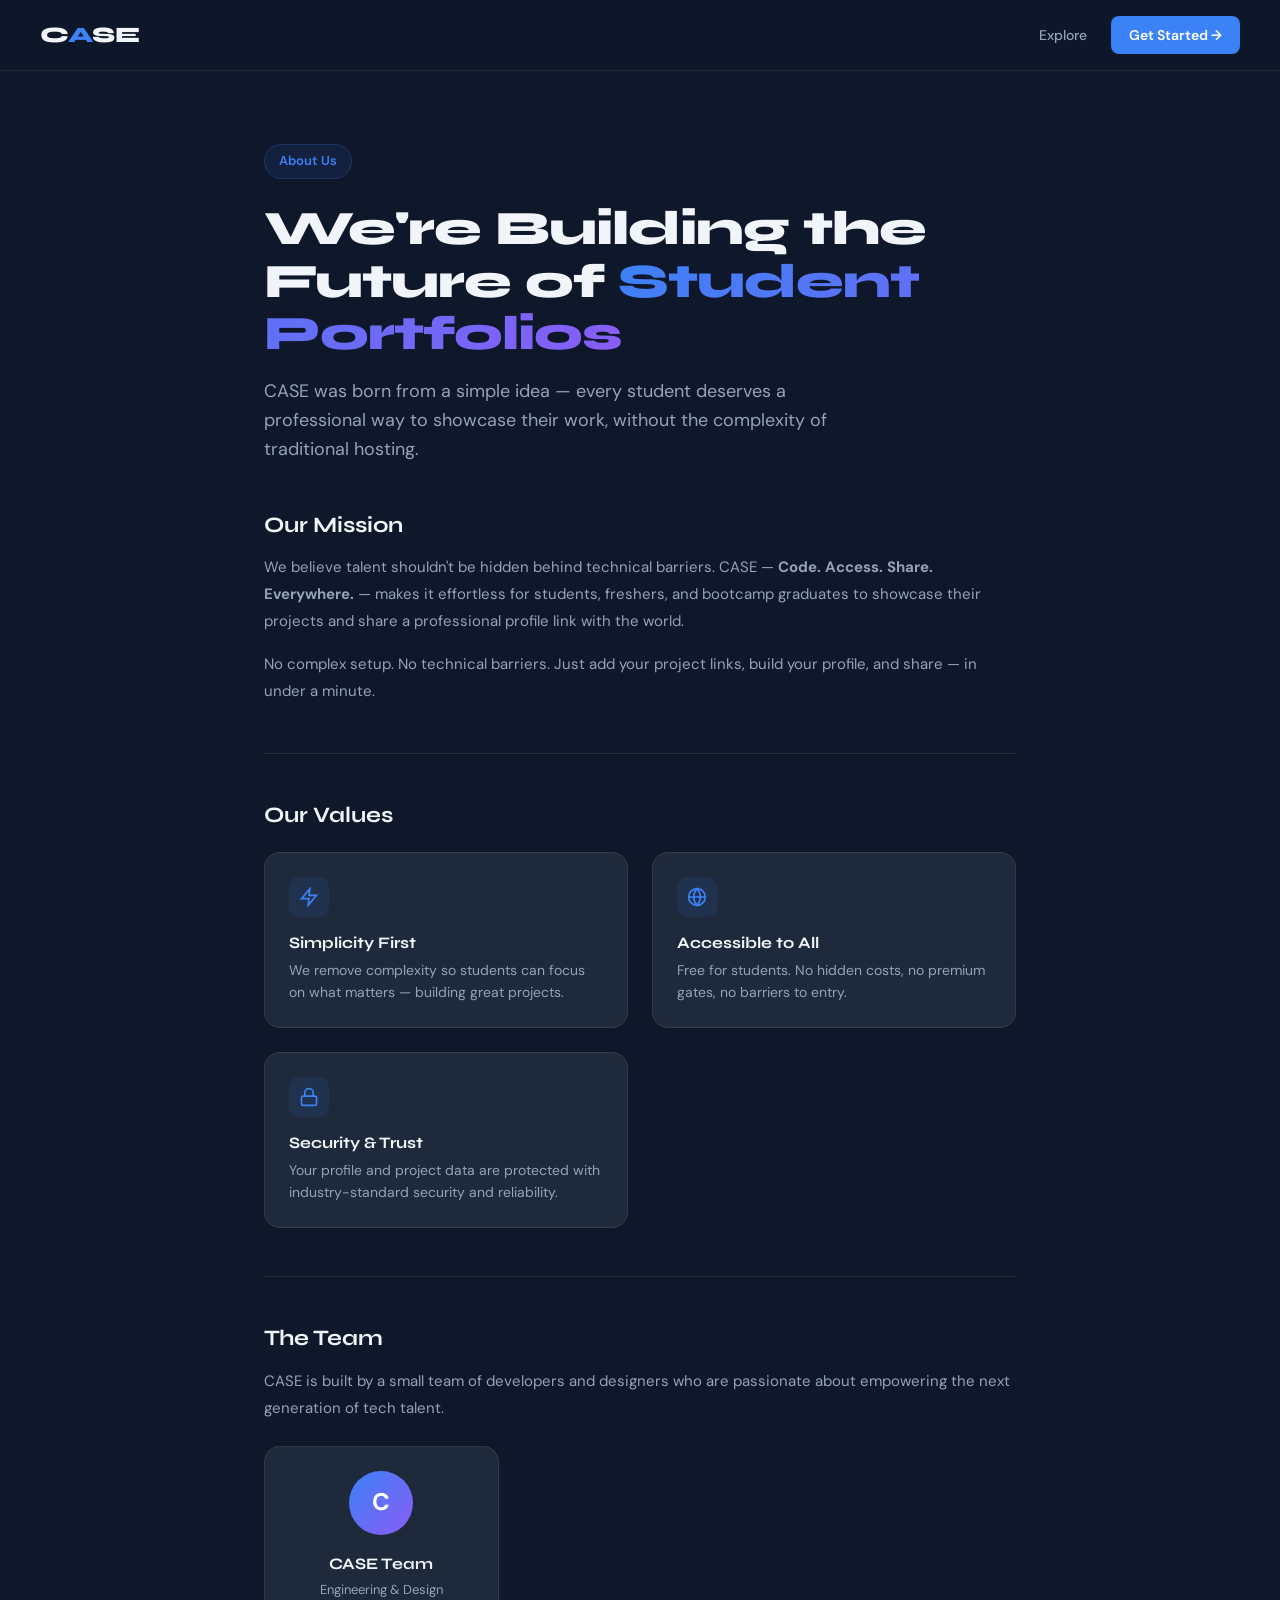
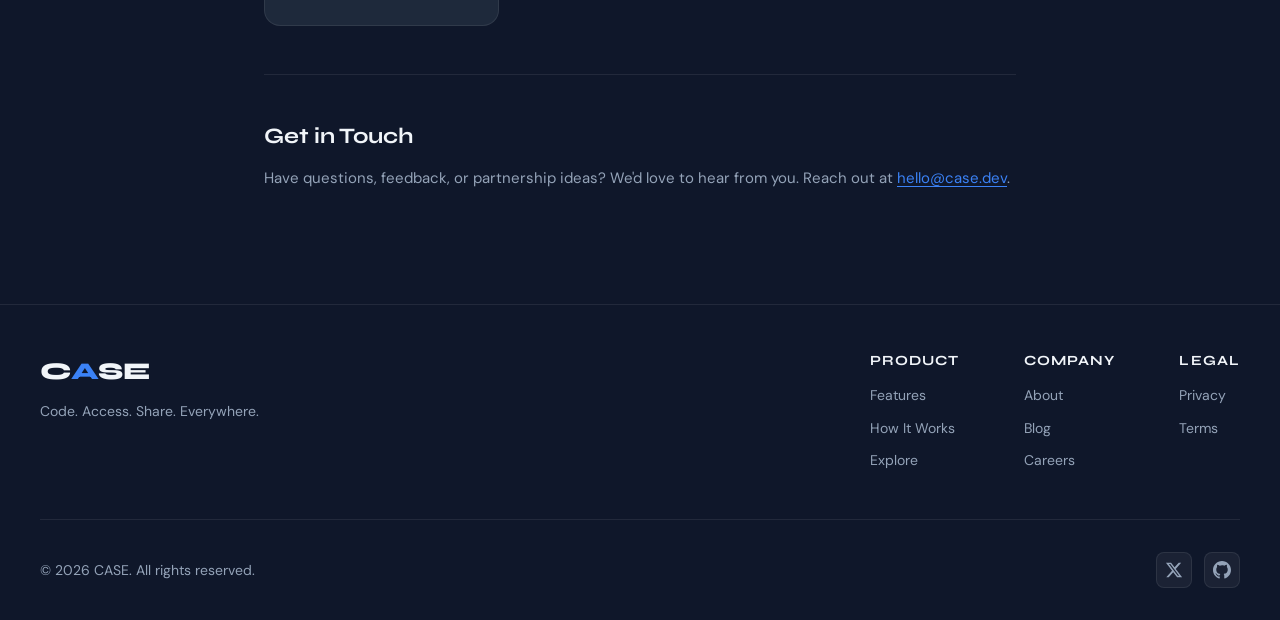
<file: public/about.html>
<!DOCTYPE html>
<html lang="en">

<head>
  <meta charset="UTF-8" />
  <meta name="viewport" content="width=device-width, initial-scale=1.0" />
  <title>About — CASE</title>
  <meta name="description" content="Learn about CASE — the easiest way for students to showcase and share their portfolios." />
  <meta name="theme-color" content="#0F172A" />
  <link rel="icon" type="image/svg+xml"
    href="data:image/svg+xml,<svg xmlns='http://www.w3.org/2000/svg' viewBox='0 0 100 100'><rect width='100' height='100' rx='20' fill='%233B82F6'/><text x='50' y='72' font-size='60' font-weight='bold' fill='white' text-anchor='middle' font-family='sans-serif'>C</text></svg>" />

  <link rel="dns-prefetch" href="https://fonts.googleapis.com" />
  <link rel="preconnect" href="https://fonts.googleapis.com" />
  <link rel="preconnect" href="https://fonts.gstatic.com" crossorigin />
  <link
    href="https://fonts.googleapis.com/css2?family=DM+Sans:wght@400;500;600;700&family=Syne:wght@600;700;800&family=JetBrains+Mono:wght@400;500&display=swap"
    rel="stylesheet" media="print" onload="this.media='all'" />
  <noscript>
    <link href="https://fonts.googleapis.com/css2?family=DM+Sans:wght@400;500;600;700&family=Syne:wght@600;700;800&family=JetBrains+Mono:wght@400;500&display=swap" rel="stylesheet" />
  </noscript>

  <link rel="stylesheet" href="css/shared.css" />
  <link rel="stylesheet" href="css/pages.css" />
</head>

<body>
  <div class="page">

    <!-- ═══════════════ TOPBAR ═══════════════ -->
    <header class="page-topbar">
      <div class="page-topbar__inner">
        <a href="/" class="page-topbar__logo">C<span class="logo-a">A</span>SE</a>
        <nav class="page-topbar__nav">
          <a href="/public/explore.html" class="page-topbar__link">Explore</a>
          <a href="/public/auth.html" class="page-topbar__cta">Get Started →</a>
        </nav>
      </div>
    </header>

    <!-- ═══════════════ CONTENT ═══════════════ -->
    <main class="page__content">

      <span class="page__badge">About Us</span>
      <h1 class="page__title">We're Building the Future of <span class="accent">Student Portfolios</span></h1>
      <p class="page__subtitle">CASE was born from a simple idea — every student deserves a professional way to showcase their work, without the complexity of traditional hosting.</p>

      <div class="page-section">
        <h2 class="page-section__title">Our Mission</h2>
        <p class="page-section__text">
          We believe talent shouldn't be hidden behind technical barriers. CASE — <strong>Code. Access. Share. Everywhere.</strong> — makes it effortless for students, freshers, and bootcamp graduates to showcase their projects and share a professional profile link with the world.
        </p>
        <p class="page-section__text">
          No complex setup. No technical barriers. Just add your project links, build your profile, and share — in under a minute.
        </p>
      </div>

      <div class="page__divider"></div>

      <div class="page-section">
        <h2 class="page-section__title">Our Values</h2>
        <div class="values-grid">
          <div class="value-card">
            <div class="value-card__icon">
              <svg width="20" height="20" viewBox="0 0 24 24" fill="none" stroke="currentColor" stroke-width="2" stroke-linecap="round"><path d="M13 2L3 14h9l-1 8 10-12h-9l1-8z"/></svg>
            </div>
            <h3 class="value-card__title">Simplicity First</h3>
            <p class="value-card__text">We remove complexity so students can focus on what matters — building great projects.</p>
          </div>
          <div class="value-card">
            <div class="value-card__icon">
              <svg width="20" height="20" viewBox="0 0 24 24" fill="none" stroke="currentColor" stroke-width="2" stroke-linecap="round"><circle cx="12" cy="12" r="10"/><line x1="2" y1="12" x2="22" y2="12"/><path d="M12 2a15.3 15.3 0 0 1 4 10 15.3 15.3 0 0 1-4 10 15.3 15.3 0 0 1-4-10 15.3 15.3 0 0 1 4-10z"/></svg>
            </div>
            <h3 class="value-card__title">Accessible to All</h3>
            <p class="value-card__text">Free for students. No hidden costs, no premium gates, no barriers to entry.</p>
          </div>
          <div class="value-card">
            <div class="value-card__icon">
              <svg width="20" height="20" viewBox="0 0 24 24" fill="none" stroke="currentColor" stroke-width="2" stroke-linecap="round"><rect x="3" y="11" width="18" height="11" rx="2" ry="2"/><path d="M7 11V7a5 5 0 0 1 10 0v4"/></svg>
            </div>
            <h3 class="value-card__title">Security & Trust</h3>
            <p class="value-card__text">Your profile and project data are protected with industry-standard security and reliability.</p>
          </div>
        </div>
      </div>

      <div class="page__divider"></div>

      <div class="page-section">
        <h2 class="page-section__title">The Team</h2>
        <p class="page-section__text">
          CASE is built by a small team of developers and designers who are passionate about empowering the next generation of tech talent.
        </p>
        <div class="team-grid">
          <div class="team-card">
            <div class="team-card__avatar">C</div>
            <div class="team-card__name">CASE Team</div>
            <div class="team-card__role">Engineering & Design</div>
          </div>
        </div>
      </div>

      <div class="page__divider"></div>

      <div class="page-section">
        <h2 class="page-section__title">Get in Touch</h2>
        <p class="page-section__text">
          Have questions, feedback, or partnership ideas? We'd love to hear from you. Reach out at <a href="mailto:hello@case.dev">hello@case.dev</a>.
        </p>
      </div>

    </main>

    <!-- ═══════════════ FOOTER ═══════════════ -->
    <footer class="page-footer">
      <div class="page-footer__inner">
        <div class="page-footer__top">
          <div class="page-footer__brand">
            <span class="page-footer__logo">C<span class="logo-a">A</span>SE</span>
            <p class="page-footer__tagline">Code. Access. Share. Everywhere.</p>
          </div>
          <div class="page-footer__links">
            <div class="page-footer__col">
              <h4>Product</h4>
              <a href="/#features">Features</a>
              <a href="/#how-it-works">How It Works</a>
              <a href="/public/explore.html">Explore</a>
            </div>
            <div class="page-footer__col">
              <h4>Company</h4>
              <a href="/public/about.html">About</a>
              <a href="/public/blog.html">Blog</a>
              <a href="/public/careers.html">Careers</a>
            </div>
            <div class="page-footer__col">
              <h4>Legal</h4>
              <a href="/public/privacy.html">Privacy</a>
              <a href="/public/terms.html">Terms</a>
            </div>
          </div>
        </div>
        <div class="page-footer__bottom">
          <p>&copy; 2026 CASE. All rights reserved.</p>
          <div class="page-footer__social">
            <a href="#" aria-label="Twitter" class="page-footer__social-link">
              <svg width="18" height="18" viewBox="0 0 24 24" fill="currentColor"><path d="M18.244 2.25h3.308l-7.227 8.26 8.502 11.24H16.17l-5.214-6.817L4.99 21.75H1.68l7.73-8.835L1.254 2.25H8.08l4.713 6.231zm-1.161 17.52h1.833L7.084 4.126H5.117z"/></svg>
            </a>
            <a href="#" aria-label="GitHub" class="page-footer__social-link">
              <svg width="18" height="18" viewBox="0 0 24 24" fill="currentColor"><path d="M12 0c-6.626 0-12 5.373-12 12 0 5.302 3.438 9.8 8.207 11.387.599.111.793-.261.793-.577v-2.234c-3.338.726-4.033-1.416-4.033-1.416-.546-1.387-1.333-1.756-1.333-1.756-1.089-.745.083-.729.083-.729 1.205.084 1.839 1.237 1.839 1.237 1.07 1.834 2.807 1.304 3.492.997.107-.775.418-1.305.762-1.604-2.665-.305-5.467-1.334-5.467-5.931 0-1.311.469-2.381 1.236-3.221-.124-.303-.535-1.524.117-3.176 0 0 1.008-.322 3.301 1.23A11.509 11.509 0 0112 5.803c1.02.005 2.047.138 3.006.404 2.291-1.552 3.297-1.23 3.297-1.23.653 1.653.242 2.874.118 3.176.77.84 1.235 1.911 1.235 3.221 0 4.609-2.807 5.624-5.479 5.921.43.372.823 1.102.823 2.222v3.293c0 .319.192.694.801.576C20.566 21.797 24 17.3 24 12c0-6.627-5.373-12-12-12z"/></svg>
            </a>
          </div>
        </div>
      </div>
    </footer>

  </div>
</body>

</html>
</file>
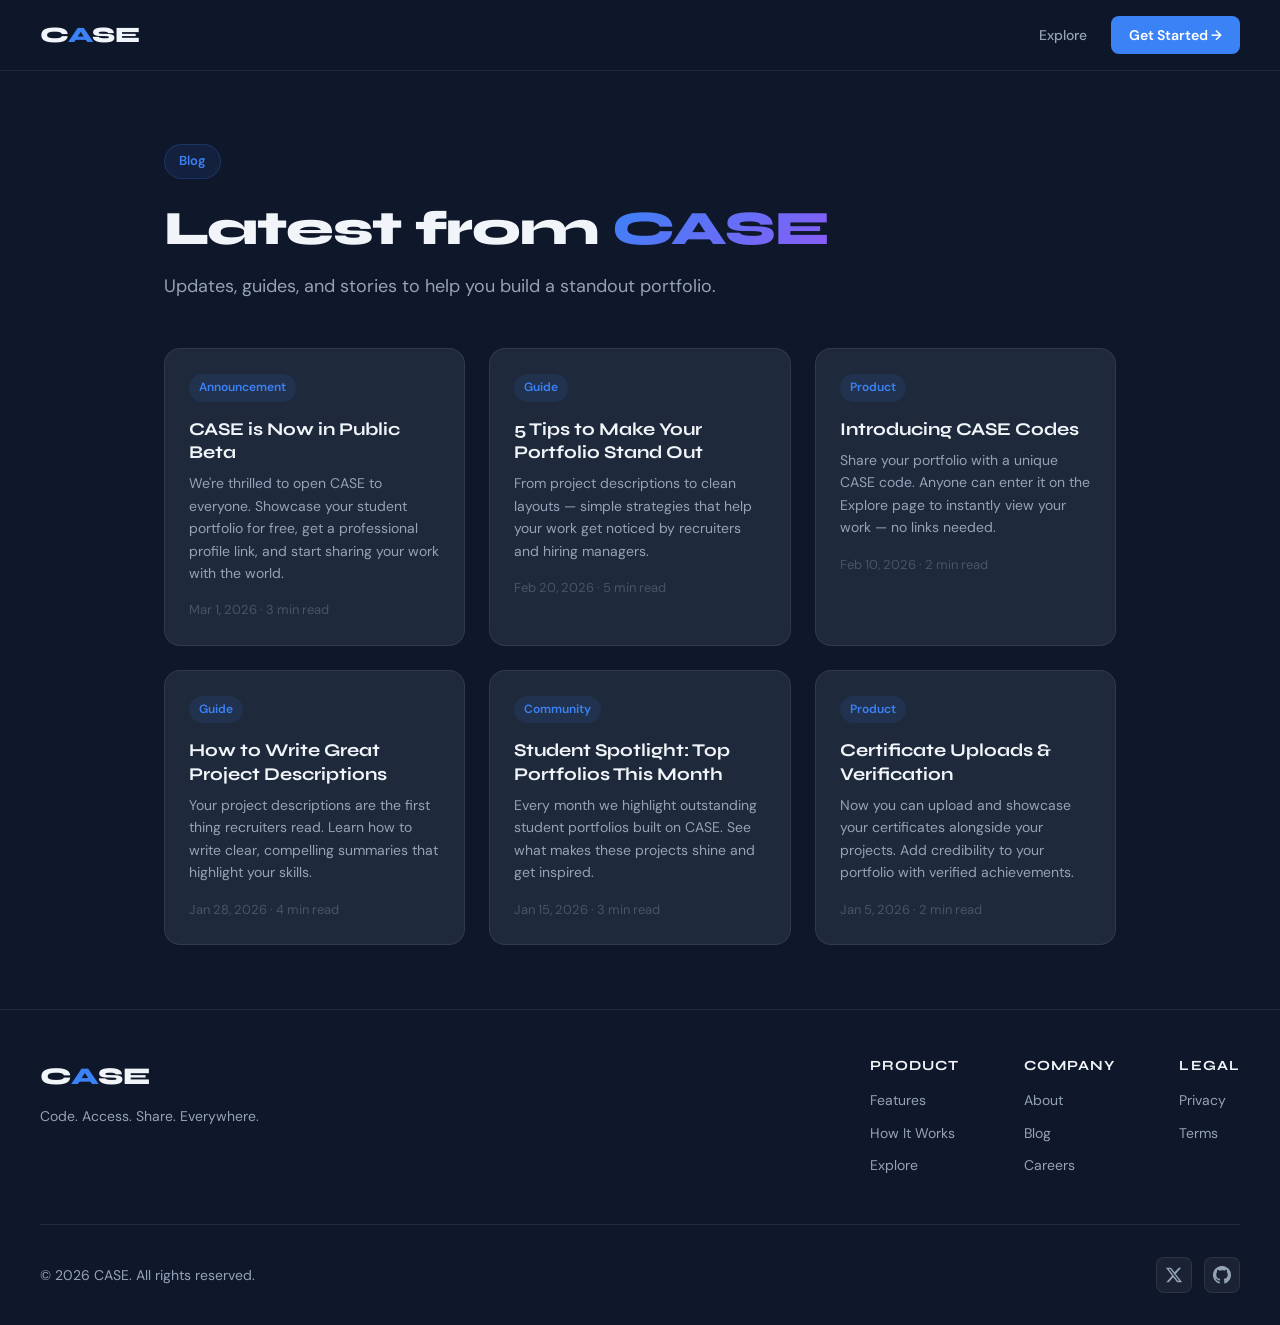
<file: public/blog.html>
<!DOCTYPE html>
<html lang="en">

<head>
  <meta charset="UTF-8" />
  <meta name="viewport" content="width=device-width, initial-scale=1.0" />
  <title>Blog — CASE</title>
  <meta name="description" content="Read the latest updates, tips, and stories from the CASE team." />
  <meta name="theme-color" content="#0F172A" />
  <link rel="icon" type="image/svg+xml"
    href="data:image/svg+xml,<svg xmlns='http://www.w3.org/2000/svg' viewBox='0 0 100 100'><rect width='100' height='100' rx='20' fill='%233B82F6'/><text x='50' y='72' font-size='60' font-weight='bold' fill='white' text-anchor='middle' font-family='sans-serif'>C</text></svg>" />

  <link rel="dns-prefetch" href="https://fonts.googleapis.com" />
  <link rel="preconnect" href="https://fonts.googleapis.com" />
  <link rel="preconnect" href="https://fonts.gstatic.com" crossorigin />
  <link
    href="https://fonts.googleapis.com/css2?family=DM+Sans:wght@400;500;600;700&family=Syne:wght@600;700;800&family=JetBrains+Mono:wght@400;500&display=swap"
    rel="stylesheet" media="print" onload="this.media='all'" />
  <noscript>
    <link href="https://fonts.googleapis.com/css2?family=DM+Sans:wght@400;500;600;700&family=Syne:wght@600;700;800&family=JetBrains+Mono:wght@400;500&display=swap" rel="stylesheet" />
  </noscript>

  <link rel="stylesheet" href="css/shared.css" />
  <link rel="stylesheet" href="css/pages.css" />
</head>

<body>
  <div class="page">

    <!-- ═══════════════ TOPBAR ═══════════════ -->
    <header class="page-topbar">
      <div class="page-topbar__inner">
        <a href="/" class="page-topbar__logo">C<span class="logo-a">A</span>SE</a>
        <nav class="page-topbar__nav">
          <a href="/public/explore.html" class="page-topbar__link">Explore</a>
          <a href="/public/auth.html" class="page-topbar__cta">Get Started →</a>
        </nav>
      </div>
    </header>

    <!-- ═══════════════ CONTENT ═══════════════ -->
    <main class="page__content page__content--wide">

      <span class="page__badge">Blog</span>
      <h1 class="page__title">Latest from <span class="accent">CASE</span></h1>
      <p class="page__subtitle">Updates, guides, and stories to help you build a standout portfolio.</p>

      <div class="blog-grid">

        <article class="blog-card">
          <span class="blog-card__tag">Announcement</span>
          <h2 class="blog-card__title">CASE is Now in Public Beta</h2>
          <p class="blog-card__excerpt">We're thrilled to open CASE to everyone. Showcase your student portfolio for free, get a professional profile link, and start sharing your work with the world.</p>
          <p class="blog-card__meta">Mar 1, 2026 · 3 min read</p>
        </article>

        <article class="blog-card">
          <span class="blog-card__tag">Guide</span>
          <h2 class="blog-card__title">5 Tips to Make Your Portfolio Stand Out</h2>
          <p class="blog-card__excerpt">From project descriptions to clean layouts — simple strategies that help your work get noticed by recruiters and hiring managers.</p>
          <p class="blog-card__meta">Feb 20, 2026 · 5 min read</p>
        </article>

        <article class="blog-card">
          <span class="blog-card__tag">Product</span>
          <h2 class="blog-card__title">Introducing CASE Codes</h2>
          <p class="blog-card__excerpt">Share your portfolio with a unique CASE code. Anyone can enter it on the Explore page to instantly view your work — no links needed.</p>
          <p class="blog-card__meta">Feb 10, 2026 · 2 min read</p>
        </article>

        <article class="blog-card">
          <span class="blog-card__tag">Guide</span>
          <h2 class="blog-card__title">How to Write Great Project Descriptions</h2>
          <p class="blog-card__excerpt">Your project descriptions are the first thing recruiters read. Learn how to write clear, compelling summaries that highlight your skills.</p>
          <p class="blog-card__meta">Jan 28, 2026 · 4 min read</p>
        </article>

        <article class="blog-card">
          <span class="blog-card__tag">Community</span>
          <h2 class="blog-card__title">Student Spotlight: Top Portfolios This Month</h2>
          <p class="blog-card__excerpt">Every month we highlight outstanding student portfolios built on CASE. See what makes these projects shine and get inspired.</p>
          <p class="blog-card__meta">Jan 15, 2026 · 3 min read</p>
        </article>

        <article class="blog-card">
          <span class="blog-card__tag">Product</span>
          <h2 class="blog-card__title">Certificate Uploads & Verification</h2>
          <p class="blog-card__excerpt">Now you can upload and showcase your certificates alongside your projects. Add credibility to your portfolio with verified achievements.</p>
          <p class="blog-card__meta">Jan 5, 2026 · 2 min read</p>
        </article>

      </div>

    </main>

    <!-- ═══════════════ FOOTER ═══════════════ -->
    <footer class="page-footer">
      <div class="page-footer__inner">
        <div class="page-footer__top">
          <div class="page-footer__brand">
            <span class="page-footer__logo">C<span class="logo-a">A</span>SE</span>
            <p class="page-footer__tagline">Code. Access. Share. Everywhere.</p>
          </div>
          <div class="page-footer__links">
            <div class="page-footer__col">
              <h4>Product</h4>
              <a href="/#features">Features</a>
              <a href="/#how-it-works">How It Works</a>
              <a href="/public/explore.html">Explore</a>
            </div>
            <div class="page-footer__col">
              <h4>Company</h4>
              <a href="/public/about.html">About</a>
              <a href="/public/blog.html">Blog</a>
              <a href="/public/careers.html">Careers</a>
            </div>
            <div class="page-footer__col">
              <h4>Legal</h4>
              <a href="/public/privacy.html">Privacy</a>
              <a href="/public/terms.html">Terms</a>
            </div>
          </div>
        </div>
        <div class="page-footer__bottom">
          <p>&copy; 2026 CASE. All rights reserved.</p>
          <div class="page-footer__social">
            <a href="#" aria-label="Twitter" class="page-footer__social-link">
              <svg width="18" height="18" viewBox="0 0 24 24" fill="currentColor"><path d="M18.244 2.25h3.308l-7.227 8.26 8.502 11.24H16.17l-5.214-6.817L4.99 21.75H1.68l7.73-8.835L1.254 2.25H8.08l4.713 6.231zm-1.161 17.52h1.833L7.084 4.126H5.117z"/></svg>
            </a>
            <a href="#" aria-label="GitHub" class="page-footer__social-link">
              <svg width="18" height="18" viewBox="0 0 24 24" fill="currentColor"><path d="M12 0c-6.626 0-12 5.373-12 12 0 5.302 3.438 9.8 8.207 11.387.599.111.793-.261.793-.577v-2.234c-3.338.726-4.033-1.416-4.033-1.416-.546-1.387-1.333-1.756-1.333-1.756-1.089-.745.083-.729.083-.729 1.205.084 1.839 1.237 1.839 1.237 1.07 1.834 2.807 1.304 3.492.997.107-.775.418-1.305.762-1.604-2.665-.305-5.467-1.334-5.467-5.931 0-1.311.469-2.381 1.236-3.221-.124-.303-.535-1.524.117-3.176 0 0 1.008-.322 3.301 1.23A11.509 11.509 0 0112 5.803c1.02.005 2.047.138 3.006.404 2.291-1.552 3.297-1.23 3.297-1.23.653 1.653.242 2.874.118 3.176.77.84 1.235 1.911 1.235 3.221 0 4.609-2.807 5.624-5.479 5.921.43.372.823 1.102.823 2.222v3.293c0 .319.192.694.801.576C20.566 21.797 24 17.3 24 12c0-6.627-5.373-12-12-12z"/></svg>
            </a>
          </div>
        </div>
      </div>
    </footer>

  </div>
</body>

</html>
</file>
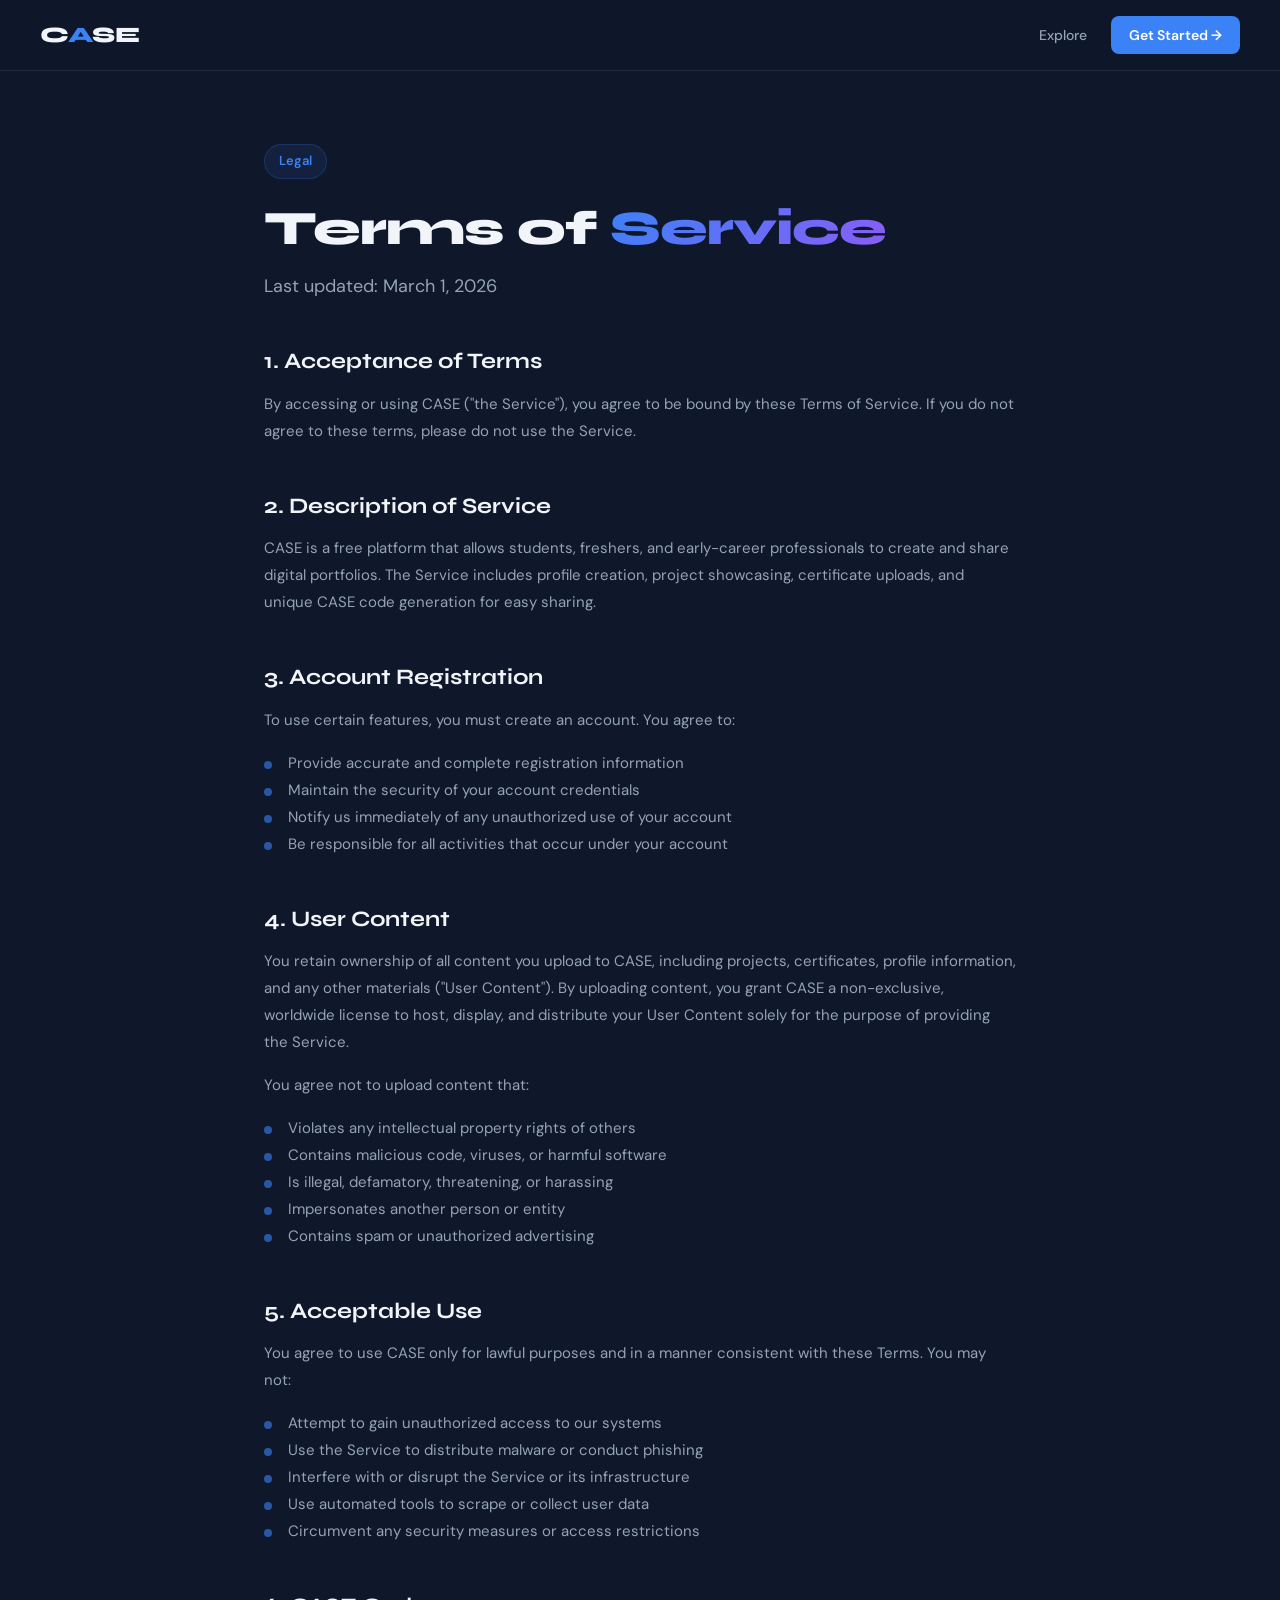
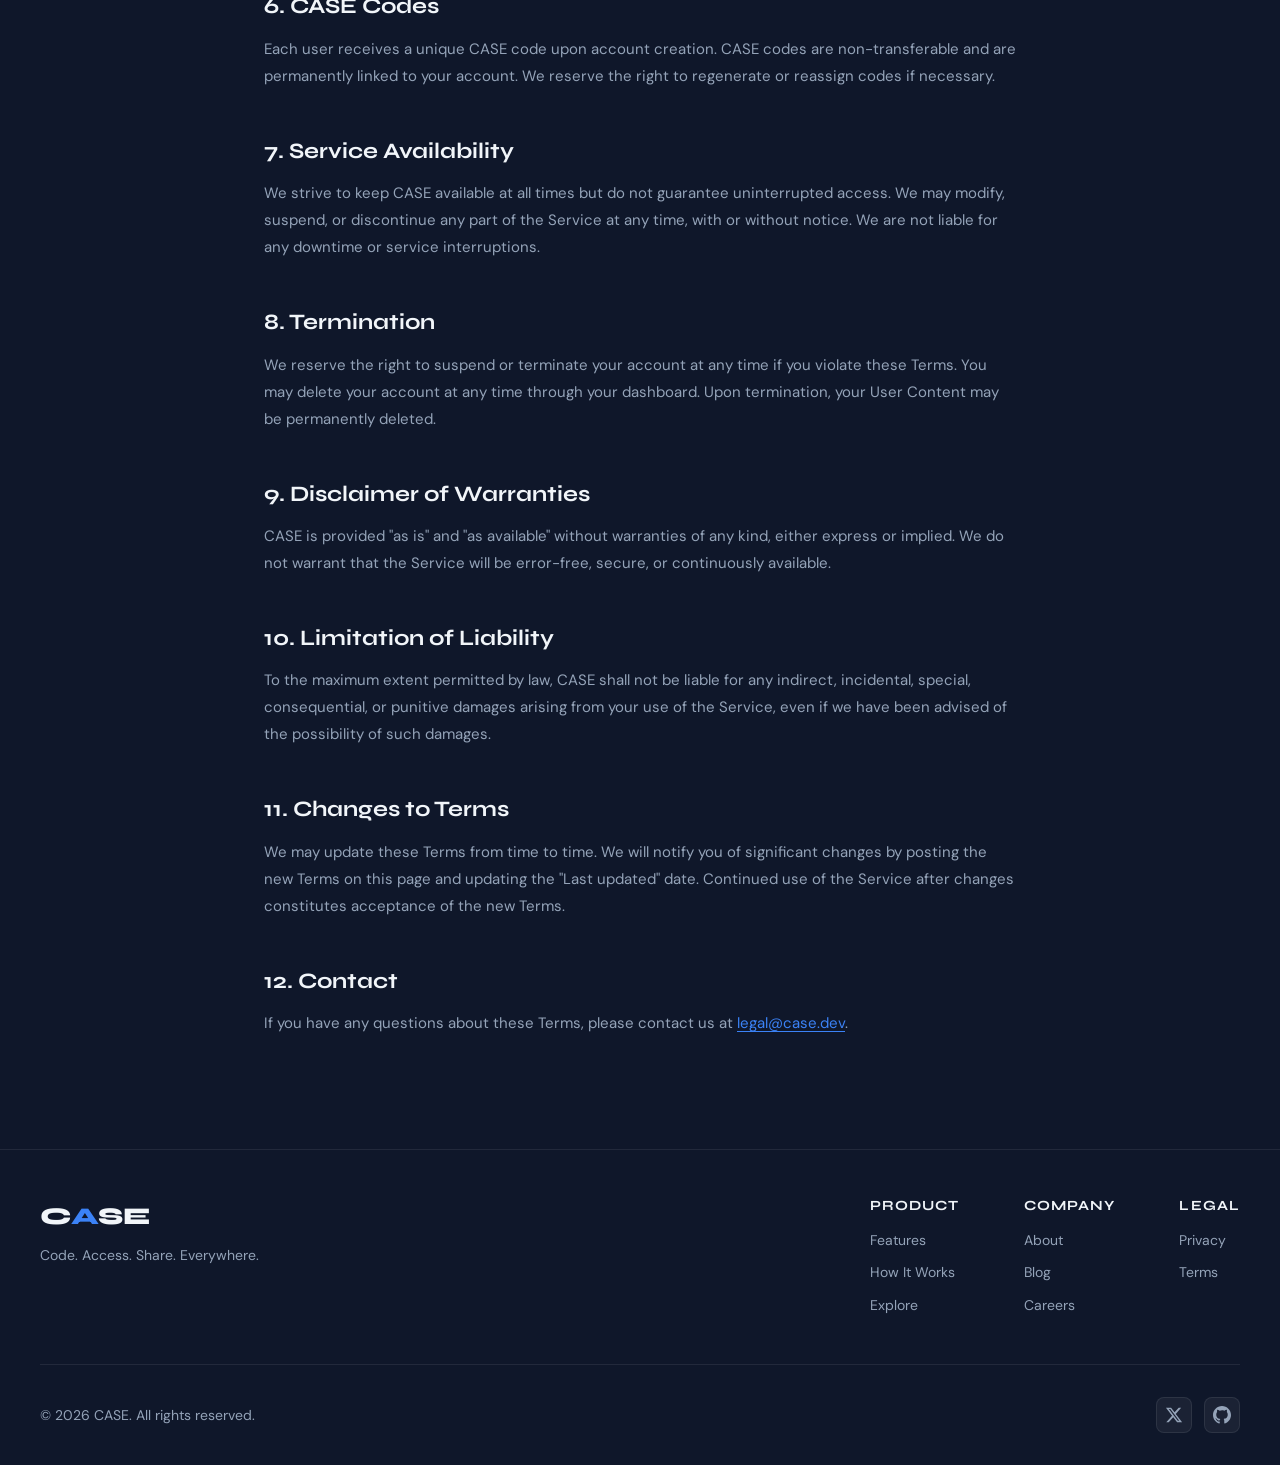
<file: public/terms.html>
<!DOCTYPE html>
<html lang="en">

<head>
  <meta charset="UTF-8" />
  <meta name="viewport" content="width=device-width, initial-scale=1.0" />
  <title>Terms of Service — CASE</title>
  <meta name="description" content="Terms of Service for CASE — rules and guidelines for using our platform." />
  <meta name="theme-color" content="#0F172A" />
  <link rel="icon" type="image/svg+xml"
    href="data:image/svg+xml,<svg xmlns='http://www.w3.org/2000/svg' viewBox='0 0 100 100'><rect width='100' height='100' rx='20' fill='%233B82F6'/><text x='50' y='72' font-size='60' font-weight='bold' fill='white' text-anchor='middle' font-family='sans-serif'>C</text></svg>" />

  <link rel="dns-prefetch" href="https://fonts.googleapis.com" />
  <link rel="preconnect" href="https://fonts.googleapis.com" />
  <link rel="preconnect" href="https://fonts.gstatic.com" crossorigin />
  <link
    href="https://fonts.googleapis.com/css2?family=DM+Sans:wght@400;500;600;700&family=Syne:wght@600;700;800&family=JetBrains+Mono:wght@400;500&display=swap"
    rel="stylesheet" media="print" onload="this.media='all'" />
  <noscript>
    <link href="https://fonts.googleapis.com/css2?family=DM+Sans:wght@400;500;600;700&family=Syne:wght@600;700;800&family=JetBrains+Mono:wght@400;500&display=swap" rel="stylesheet" />
  </noscript>

  <link rel="stylesheet" href="css/shared.css" />
  <link rel="stylesheet" href="css/pages.css" />
</head>

<body>
  <div class="page">

    <!-- ═══════════════ TOPBAR ═══════════════ -->
    <header class="page-topbar">
      <div class="page-topbar__inner">
        <a href="/" class="page-topbar__logo">C<span class="logo-a">A</span>SE</a>
        <nav class="page-topbar__nav">
          <a href="/public/explore.html" class="page-topbar__link">Explore</a>
          <a href="/public/auth.html" class="page-topbar__cta">Get Started →</a>
        </nav>
      </div>
    </header>

    <!-- ═══════════════ CONTENT ═══════════════ -->
    <main class="page__content">

      <span class="page__badge">Legal</span>
      <h1 class="page__title">Terms of <span class="accent">Service</span></h1>
      <p class="page__subtitle">Last updated: March 1, 2026</p>

      <div class="page-section">
        <h2 class="page-section__title">1. Acceptance of Terms</h2>
        <p class="page-section__text">
          By accessing or using CASE ("the Service"), you agree to be bound by these Terms of Service. If you do not agree to these terms, please do not use the Service.
        </p>
      </div>

      <div class="page-section">
        <h2 class="page-section__title">2. Description of Service</h2>
        <p class="page-section__text">
          CASE is a free platform that allows students, freshers, and early-career professionals to create and share digital portfolios. The Service includes profile creation, project showcasing, certificate uploads, and unique CASE code generation for easy sharing.
        </p>
      </div>

      <div class="page-section">
        <h2 class="page-section__title">3. Account Registration</h2>
        <p class="page-section__text">To use certain features, you must create an account. You agree to:</p>
        <ul class="page-section__list">
          <li>Provide accurate and complete registration information</li>
          <li>Maintain the security of your account credentials</li>
          <li>Notify us immediately of any unauthorized use of your account</li>
          <li>Be responsible for all activities that occur under your account</li>
        </ul>
      </div>

      <div class="page-section">
        <h2 class="page-section__title">4. User Content</h2>
        <p class="page-section__text">
          You retain ownership of all content you upload to CASE, including projects, certificates, profile information, and any other materials ("User Content"). By uploading content, you grant CASE a non-exclusive, worldwide license to host, display, and distribute your User Content solely for the purpose of providing the Service.
        </p>
        <p class="page-section__text">You agree not to upload content that:</p>
        <ul class="page-section__list">
          <li>Violates any intellectual property rights of others</li>
          <li>Contains malicious code, viruses, or harmful software</li>
          <li>Is illegal, defamatory, threatening, or harassing</li>
          <li>Impersonates another person or entity</li>
          <li>Contains spam or unauthorized advertising</li>
        </ul>
      </div>

      <div class="page-section">
        <h2 class="page-section__title">5. Acceptable Use</h2>
        <p class="page-section__text">You agree to use CASE only for lawful purposes and in a manner consistent with these Terms. You may not:</p>
        <ul class="page-section__list">
          <li>Attempt to gain unauthorized access to our systems</li>
          <li>Use the Service to distribute malware or conduct phishing</li>
          <li>Interfere with or disrupt the Service or its infrastructure</li>
          <li>Use automated tools to scrape or collect user data</li>
          <li>Circumvent any security measures or access restrictions</li>
        </ul>
      </div>

      <div class="page-section">
        <h2 class="page-section__title">6. CASE Codes</h2>
        <p class="page-section__text">
          Each user receives a unique CASE code upon account creation. CASE codes are non-transferable and are permanently linked to your account. We reserve the right to regenerate or reassign codes if necessary.
        </p>
      </div>

      <div class="page-section">
        <h2 class="page-section__title">7. Service Availability</h2>
        <p class="page-section__text">
          We strive to keep CASE available at all times but do not guarantee uninterrupted access. We may modify, suspend, or discontinue any part of the Service at any time, with or without notice. We are not liable for any downtime or service interruptions.
        </p>
      </div>

      <div class="page-section">
        <h2 class="page-section__title">8. Termination</h2>
        <p class="page-section__text">
          We reserve the right to suspend or terminate your account at any time if you violate these Terms. You may delete your account at any time through your dashboard. Upon termination, your User Content may be permanently deleted.
        </p>
      </div>

      <div class="page-section">
        <h2 class="page-section__title">9. Disclaimer of Warranties</h2>
        <p class="page-section__text">
          CASE is provided "as is" and "as available" without warranties of any kind, either express or implied. We do not warrant that the Service will be error-free, secure, or continuously available.
        </p>
      </div>

      <div class="page-section">
        <h2 class="page-section__title">10. Limitation of Liability</h2>
        <p class="page-section__text">
          To the maximum extent permitted by law, CASE shall not be liable for any indirect, incidental, special, consequential, or punitive damages arising from your use of the Service, even if we have been advised of the possibility of such damages.
        </p>
      </div>

      <div class="page-section">
        <h2 class="page-section__title">11. Changes to Terms</h2>
        <p class="page-section__text">
          We may update these Terms from time to time. We will notify you of significant changes by posting the new Terms on this page and updating the "Last updated" date. Continued use of the Service after changes constitutes acceptance of the new Terms.
        </p>
      </div>

      <div class="page-section">
        <h2 class="page-section__title">12. Contact</h2>
        <p class="page-section__text">
          If you have any questions about these Terms, please contact us at <a href="mailto:legal@case.dev">legal@case.dev</a>.
        </p>
      </div>

    </main>

    <!-- ═══════════════ FOOTER ═══════════════ -->
    <footer class="page-footer">
      <div class="page-footer__inner">
        <div class="page-footer__top">
          <div class="page-footer__brand">
            <span class="page-footer__logo">C<span class="logo-a">A</span>SE</span>
            <p class="page-footer__tagline">Code. Access. Share. Everywhere.</p>
          </div>
          <div class="page-footer__links">
            <div class="page-footer__col">
              <h4>Product</h4>
              <a href="/#features">Features</a>
              <a href="/#how-it-works">How It Works</a>
              <a href="/public/explore.html">Explore</a>
            </div>
            <div class="page-footer__col">
              <h4>Company</h4>
              <a href="/public/about.html">About</a>
              <a href="/public/blog.html">Blog</a>
              <a href="/public/careers.html">Careers</a>
            </div>
            <div class="page-footer__col">
              <h4>Legal</h4>
              <a href="/public/privacy.html">Privacy</a>
              <a href="/public/terms.html">Terms</a>
            </div>
          </div>
        </div>
        <div class="page-footer__bottom">
          <p>&copy; 2026 CASE. All rights reserved.</p>
          <div class="page-footer__social">
            <a href="#" aria-label="Twitter" class="page-footer__social-link">
              <svg width="18" height="18" viewBox="0 0 24 24" fill="currentColor"><path d="M18.244 2.25h3.308l-7.227 8.26 8.502 11.24H16.17l-5.214-6.817L4.99 21.75H1.68l7.73-8.835L1.254 2.25H8.08l4.713 6.231zm-1.161 17.52h1.833L7.084 4.126H5.117z"/></svg>
            </a>
            <a href="#" aria-label="GitHub" class="page-footer__social-link">
              <svg width="18" height="18" viewBox="0 0 24 24" fill="currentColor"><path d="M12 0c-6.626 0-12 5.373-12 12 0 5.302 3.438 9.8 8.207 11.387.599.111.793-.261.793-.577v-2.234c-3.338.726-4.033-1.416-4.033-1.416-.546-1.387-1.333-1.756-1.333-1.756-1.089-.745.083-.729.083-.729 1.205.084 1.839 1.237 1.839 1.237 1.07 1.834 2.807 1.304 3.492.997.107-.775.418-1.305.762-1.604-2.665-.305-5.467-1.334-5.467-5.931 0-1.311.469-2.381 1.236-3.221-.124-.303-.535-1.524.117-3.176 0 0 1.008-.322 3.301 1.23A11.509 11.509 0 0112 5.803c1.02.005 2.047.138 3.006.404 2.291-1.552 3.297-1.23 3.297-1.23.653 1.653.242 2.874.118 3.176.77.84 1.235 1.911 1.235 3.221 0 4.609-2.807 5.624-5.479 5.921.43.372.823 1.102.823 2.222v3.293c0 .319.192.694.801.576C20.566 21.797 24 17.3 24 12c0-6.627-5.373-12-12-12z"/></svg>
            </a>
          </div>
        </div>
      </div>
    </footer>

  </div>
</body>

</html>
</file>
<file: public/css/shared.css>
/* ═══════════════════════════════════════════════════
   CASE — Shared Styles (Dashboard, Profile, Explore)
   Design tokens + base components
   ═══════════════════════════════════════════════════ */

/* ─── Design Tokens ─── */
:root {
  --bg-primary:     #0F172A;
  --bg-card:        #1E293B;
  --accent-blue:    #3B82F6;
  --accent-purple:  #8B5CF6;
  --text-primary:   #F1F5F9;
  --text-muted:     #94A3B8;
  --text-dim:       #475569;
  --border-subtle:  rgba(255, 255, 255, 0.08);
  --border-light:   rgba(255, 255, 255, 0.06);
  --glow-blue:      rgba(59, 130, 246, 0.25);
  --danger:         #EF4444;
  --success:        #22C55E;

  --space-1: 8px;
  --space-2: 16px;
  --space-3: 24px;
  --space-4: 32px;
  --space-5: 40px;
  --space-6: 48px;
  --space-8: 64px;

  --font-heading: 'Syne', sans-serif;
  --font-body:    'DM Sans', sans-serif;
  --font-mono:    'JetBrains Mono', 'Fira Code', monospace;

  --radius-card: 16px;
  --radius-btn:  8px;
  --radius-pill: 100px;

  --shadow-card:      0 4px 24px rgba(0, 0, 0, 0.3);
  --shadow-card-hover: 0 8px 40px rgba(59, 130, 246, 0.15);
  --shadow-glow:      0 0 30px rgba(59, 130, 246, 0.2);

  --ease-smooth: cubic-bezier(0.16, 1, 0.3, 1);
  --ease-spring: cubic-bezier(0.34, 1.56, 0.64, 1);
}

/* ─── Reset ─── */
*, *::before, *::after { margin: 0; padding: 0; box-sizing: border-box; }

html { scroll-behavior: smooth; overflow-x: hidden; }

body {
  font-family: var(--font-body);
  background: var(--bg-primary);
  color: var(--text-primary);
  line-height: 1.6;
  -webkit-font-smoothing: antialiased;
  -moz-osx-font-smoothing: grayscale;
}

h1, h2, h3, h4 {
  font-family: var(--font-heading);
  font-weight: 700;
  line-height: 1.2;
}

a { text-decoration: none; color: inherit; }

button {
  font-family: var(--font-body);
  cursor: pointer;
  border: none;
  outline: none;
}

input, textarea, select {
  font-family: var(--font-body);
  outline: none;
}

::selection {
  background: var(--accent-blue);
  color: var(--text-primary);
}

/* ─── Shared Button Styles ─── */
.btn {
  display: inline-flex;
  align-items: center;
  gap: 8px;
  padding: 10px 20px;
  border-radius: var(--radius-btn);
  font-size: 14px;
  font-weight: 600;
  transition: all 0.2s ease;
  cursor: pointer;
  border: none;
}

.btn--primary {
  background: var(--accent-blue);
  color: #fff;
}
.btn--primary:hover {
  background: #2563EB;
  box-shadow: 0 0 20px rgba(59, 130, 246, 0.4);
}

.btn--secondary {
  background: transparent;
  color: var(--text-primary);
  border: 1px solid var(--border-subtle);
}
.btn--secondary:hover {
  border-color: var(--accent-blue);
  color: var(--accent-blue);
}

.btn--outline-blue {
  background: transparent;
  color: var(--accent-blue);
  border: 1px solid var(--accent-blue);
}
.btn--outline-blue:hover {
  background: var(--accent-blue);
  color: #fff;
  transform: scale(1.02);
}

.btn--danger {
  background: transparent;
  color: var(--danger);
  border: 1px solid rgba(239, 68, 68, 0.3);
}
.btn--danger:hover {
  background: rgba(239, 68, 68, 0.1);
}

.btn--small {
  padding: 6px 14px;
  font-size: 13px;
}

.btn--icon {
  padding: 8px;
  width: 36px;
  height: 36px;
  display: inline-flex;
  align-items: center;
  justify-content: center;
  border-radius: var(--radius-btn);
  background: rgba(255, 255, 255, 0.06);
  color: var(--text-muted);
  border: none;
  transition: all 0.2s ease;
}
.btn--icon:hover {
  background: rgba(59, 130, 246, 0.15);
  color: var(--accent-blue);
}

/* ─── Input Styles ─── */
.input {
  width: 100%;
  padding: 12px 16px;
  background: rgba(255, 255, 255, 0.04);
  border: 1px solid var(--border-subtle);
  border-radius: var(--radius-btn);
  color: var(--text-primary);
  font-size: 14px;
  transition: border-color 0.2s ease, box-shadow 0.2s ease;
}
.input::placeholder { color: var(--text-dim); }
.input:focus {
  border-color: var(--accent-blue);
  box-shadow: 0 0 0 3px rgba(59, 130, 246, 0.15);
}
.input--error {
  border-color: var(--danger) !important;
  box-shadow: 0 0 0 3px rgba(239, 68, 68, 0.15) !important;
}

textarea.input {
  resize: vertical;
  min-height: 80px;
}

/* ─── Card Base ─── */
.card {
  background: var(--bg-card);
  border: 1px solid var(--border-subtle);
  border-radius: var(--radius-card);
  padding: var(--space-3);
  transition: transform 0.3s ease, box-shadow 0.3s ease, border-color 0.3s ease;
}
.card:hover {
  transform: translateY(-4px);
  box-shadow: var(--shadow-card-hover);
  border-color: rgba(59, 130, 246, 0.2);
}
.card--static:hover {
  transform: none;
  box-shadow: none;
  border-color: var(--border-subtle);
}

/* ─── Tech Tag Chips ─── */
.tag {
  display: inline-flex;
  align-items: center;
  padding: 4px 12px;
  border-radius: var(--radius-pill);
  background: rgba(59, 130, 246, 0.12);
  color: var(--accent-blue);
  font-size: 12px;
  font-weight: 500;
  gap: 6px;
}
.tag__remove {
  cursor: pointer;
  opacity: 0.6;
  font-size: 14px;
}
.tag__remove:hover { opacity: 1; }

/* ─── Toast ─── */
.case-toast {
  position: fixed;
  top: 24px;
  right: 24px;
  z-index: 10000;
  display: flex;
  align-items: center;
  gap: 10px;
  padding: 14px 20px;
  background: var(--bg-card);
  border: 1px solid var(--border-subtle);
  border-radius: var(--radius-btn);
  color: var(--text-primary);
  font-size: 14px;
  font-weight: 500;
  box-shadow: 0 8px 32px rgba(0, 0, 0, 0.4);
  transform: translateX(120%);
  transition: transform 0.3s var(--ease-smooth);
}
.case-toast--visible { transform: translateX(0); }
.case-toast--success .case-toast__icon { color: var(--success); }
.case-toast--error .case-toast__icon { color: var(--danger); }

/* ─── Modal Overlay ─── */
.modal-overlay {
  position: fixed;
  inset: 0;
  z-index: 5000;
  background: rgba(0, 0, 0, 0.6);
  backdrop-filter: blur(4px);
  display: flex;
  align-items: center;
  justify-content: center;
  opacity: 0;
  visibility: hidden;
  transition: opacity 0.2s ease, visibility 0.2s ease;
}
.modal-overlay.active {
  opacity: 1;
  visibility: visible;
}

.modal {
  background: var(--bg-card);
  border: 1px solid var(--border-subtle);
  border-radius: var(--radius-card);
  width: 90%;
  max-width: 520px;
  max-height: 90vh;
  overflow-y: auto;
  padding: var(--space-4);
  transform: scale(0.95);
  transition: transform 0.2s var(--ease-smooth);
}
.modal-overlay.active .modal {
  transform: scale(1);
}

.modal__header {
  display: flex;
  align-items: center;
  justify-content: space-between;
  margin-bottom: var(--space-3);
}
.modal__title {
  font-size: 20px;
  font-weight: 700;
}
.modal__close {
  width: 32px;
  height: 32px;
  display: flex;
  align-items: center;
  justify-content: center;
  border-radius: var(--radius-btn);
  background: rgba(255, 255, 255, 0.06);
  color: var(--text-muted);
  font-size: 18px;
  cursor: pointer;
  border: none;
  transition: background 0.2s;
}
.modal__close:hover { background: rgba(255, 255, 255, 0.12); }

.modal__body { display: flex; flex-direction: column; gap: var(--space-2); }

.modal__footer {
  display: flex;
  justify-content: flex-end;
  gap: 12px;
  margin-top: var(--space-3);
}

/* ─── Form Field ─── */
.field { display: flex; flex-direction: column; gap: 6px; }
.field__label {
  font-size: 13px;
  font-weight: 600;
  color: var(--text-muted);
  text-transform: uppercase;
  letter-spacing: 0.04em;
}
.field__hint {
  font-size: 12px;
  color: var(--text-dim);
}
.field__counter {
  font-size: 12px;
  color: var(--text-dim);
  text-align: right;
}

/* ─── Spinner ─── */
.spinner {
  width: 18px;
  height: 18px;
  border: 2px solid rgba(255, 255, 255, 0.2);
  border-top-color: #fff;
  border-radius: 50%;
  animation: spin 0.6s linear infinite;
}
@keyframes spin { to { transform: rotate(360deg); } }

/* ─── Section Labels ─── */
.section-title {
  font-family: var(--font-heading);
  font-size: 22px;
  font-weight: 600;
  color: var(--text-primary);
  display: flex;
  align-items: center;
  gap: 12px;
  margin-bottom: var(--space-3);
}
.section-title::before {
  content: '';
  width: 4px;
  height: 24px;
  background: var(--accent-blue);
  border-radius: 2px;
}

/* ─── Empty State ─── */
.empty-state {
  display: flex;
  flex-direction: column;
  align-items: center;
  justify-content: center;
  padding: var(--space-8) var(--space-3);
  text-align: center;
  gap: var(--space-2);
}
.empty-state__icon {
  width: 64px;
  height: 64px;
  color: var(--text-dim);
  opacity: 0.5;
}
.empty-state__text {
  color: var(--text-muted);
  font-size: 15px;
}

/* ─── Responsive ─── */
@media (max-width: 768px) {
  .btn { padding: 10px 16px; font-size: 13px; }
  .input { font-size: 16px; } /* Prevent iOS zoom on focus */
  .modal { padding: var(--space-3); width: 95%; }
  .modal__title { font-size: 18px; }
  .case-toast { right: 12px; left: 12px; top: 12px; }
  .section-title { font-size: 18px; }
}

@media (max-width: 480px) {
  .btn { padding: 10px 14px; font-size: 12px; }
  .btn--icon { width: 40px; height: 40px; } /* Larger touch target */
  .modal { padding: var(--space-2); }
  .empty-state { padding: var(--space-4) var(--space-2); }
  .empty-state__icon { width: 48px; height: 48px; }
}
</file>
<file: public/css/pages.css>
/* ═══════════════════════════════════════════════════
   CASE — Static Pages (About, Blog, Careers, Privacy, Terms)
   Shared layout styles for informational pages
   ═══════════════════════════════════════════════════ */

/* ─── Page Topbar ─── */
.page-topbar {
  position: fixed;
  top: 0;
  left: 0;
  width: 100%;
  z-index: 100;
  padding: var(--space-2) var(--space-3);
  background: rgba(15, 23, 42, 0.85);
  backdrop-filter: blur(16px);
  -webkit-backdrop-filter: blur(16px);
  border-bottom: 1px solid var(--border-subtle);
}

.page-topbar__inner {
  max-width: 1200px;
  margin: 0 auto;
  display: flex;
  align-items: center;
  justify-content: space-between;
}

.page-topbar__logo {
  font-family: var(--font-heading);
  font-size: 22px;
  font-weight: 800;
  color: var(--text-primary);
  letter-spacing: -0.5px;
}

.page-topbar__logo .logo-a {
  color: var(--accent-blue);
}

.page-topbar__nav {
  display: flex;
  align-items: center;
  gap: var(--space-3);
}

.page-topbar__link {
  font-size: 14px;
  font-weight: 500;
  color: var(--text-muted);
  transition: color 0.2s ease;
}

.page-topbar__link:hover {
  color: var(--text-primary);
}

.page-topbar__cta {
  display: inline-flex;
  align-items: center;
  gap: 6px;
  padding: 8px 18px;
  border-radius: var(--radius-btn);
  background: var(--accent-blue);
  color: #fff;
  font-size: 14px;
  font-weight: 600;
  transition: background 0.2s ease, transform 0.15s ease;
}

.page-topbar__cta:hover {
  background: #2563EB;
  transform: translateY(-1px);
}

/* ─── Page Container ─── */
.page {
  min-height: 100vh;
  display: flex;
  flex-direction: column;
}

.page__content {
  flex: 1;
  max-width: 800px;
  margin: 0 auto;
  padding: calc(80px + var(--space-8)) var(--space-3) var(--space-8);
  width: 100%;
}

.page__content--wide {
  max-width: 1000px;
}

/* ─── Page Header ─── */
.page__badge {
  display: inline-flex;
  align-items: center;
  gap: 8px;
  padding: 6px 14px;
  border-radius: var(--radius-pill);
  background: rgba(59, 130, 246, 0.1);
  border: 1px solid rgba(59, 130, 246, 0.2);
  font-size: 13px;
  font-weight: 600;
  color: var(--accent-blue);
  margin-bottom: var(--space-3);
}

.page__title {
  font-family: var(--font-heading);
  font-size: clamp(32px, 5vw, 48px);
  font-weight: 800;
  color: var(--text-primary);
  margin-bottom: var(--space-2);
  letter-spacing: -1px;
  line-height: 1.1;
}

.page__title .accent {
  background: linear-gradient(135deg, var(--accent-blue), var(--accent-purple));
  -webkit-background-clip: text;
  -webkit-text-fill-color: transparent;
  background-clip: text;
}

.page__subtitle {
  font-size: 18px;
  color: var(--text-muted);
  line-height: 1.6;
  margin-bottom: var(--space-6);
  max-width: 600px;
}

.page__divider {
  height: 1px;
  background: var(--border-subtle);
  margin: var(--space-6) 0;
}

/* ─── Section Blocks ─── */
.page-section {
  margin-bottom: var(--space-6);
}

.page-section__title {
  font-family: var(--font-heading);
  font-size: 22px;
  font-weight: 700;
  color: var(--text-primary);
  margin-bottom: var(--space-2);
}

.page-section__text {
  font-size: 15px;
  color: var(--text-muted);
  line-height: 1.8;
  margin-bottom: var(--space-2);
}

.page-section__text a {
  color: var(--accent-blue);
  text-decoration: underline;
  text-underline-offset: 3px;
}

.page-section__text a:hover {
  color: #60A5FA;
}

.page-section__list {
  list-style: none;
  padding: 0;
  margin: var(--space-2) 0;
}

.page-section__list li {
  position: relative;
  padding-left: 24px;
  font-size: 15px;
  color: var(--text-muted);
  line-height: 1.8;
}

.page-section__list li::before {
  content: '';
  position: absolute;
  left: 0;
  top: 11px;
  width: 8px;
  height: 8px;
  border-radius: 50%;
  background: var(--accent-blue);
  opacity: 0.6;
}

/* ─── Team Cards (About) ─── */
.team-grid {
  display: grid;
  grid-template-columns: repeat(auto-fill, minmax(220px, 1fr));
  gap: var(--space-3);
  margin-top: var(--space-3);
}

.team-card {
  background: var(--bg-card);
  border: 1px solid var(--border-subtle);
  border-radius: var(--radius-card);
  padding: var(--space-3);
  text-align: center;
  transition: border-color 0.2s ease, box-shadow 0.2s ease;
}

.team-card:hover {
  border-color: rgba(59, 130, 246, 0.3);
  box-shadow: var(--shadow-card-hover);
}

.team-card__avatar {
  width: 64px;
  height: 64px;
  border-radius: 50%;
  background: linear-gradient(135deg, var(--accent-blue), var(--accent-purple));
  display: flex;
  align-items: center;
  justify-content: center;
  margin: 0 auto var(--space-2);
  font-size: 24px;
  font-weight: 700;
  color: #fff;
}

.team-card__name {
  font-family: var(--font-heading);
  font-size: 16px;
  font-weight: 700;
  color: var(--text-primary);
  margin-bottom: 4px;
}

.team-card__role {
  font-size: 13px;
  color: var(--text-muted);
}

/* ─── Blog Cards ─── */
.blog-grid {
  display: grid;
  grid-template-columns: repeat(auto-fill, minmax(300px, 1fr));
  gap: var(--space-3);
  margin-top: var(--space-3);
}

.blog-card {
  background: var(--bg-card);
  border: 1px solid var(--border-subtle);
  border-radius: var(--radius-card);
  padding: var(--space-3);
  transition: border-color 0.25s ease, box-shadow 0.25s ease, transform 0.25s ease;
}

.blog-card:hover {
  border-color: rgba(59, 130, 246, 0.3);
  box-shadow: var(--shadow-card-hover);
  transform: translateY(-2px);
}

.blog-card__tag {
  display: inline-block;
  padding: 4px 10px;
  border-radius: var(--radius-pill);
  background: rgba(59, 130, 246, 0.1);
  color: var(--accent-blue);
  font-size: 12px;
  font-weight: 600;
  margin-bottom: var(--space-2);
}

.blog-card__title {
  font-family: var(--font-heading);
  font-size: 18px;
  font-weight: 700;
  color: var(--text-primary);
  margin-bottom: 8px;
  line-height: 1.3;
}

.blog-card__excerpt {
  font-size: 14px;
  color: var(--text-muted);
  line-height: 1.6;
  margin-bottom: var(--space-2);
}

.blog-card__meta {
  font-size: 13px;
  color: var(--text-dim);
}

/* ─── Career / Role Cards ─── */
.roles-list {
  display: flex;
  flex-direction: column;
  gap: var(--space-2);
  margin-top: var(--space-3);
}

.role-card {
  background: var(--bg-card);
  border: 1px solid var(--border-subtle);
  border-radius: var(--radius-card);
  padding: var(--space-3);
  display: flex;
  align-items: center;
  justify-content: space-between;
  transition: border-color 0.2s ease, box-shadow 0.2s ease;
}

.role-card:hover {
  border-color: rgba(59, 130, 246, 0.3);
  box-shadow: var(--shadow-card-hover);
}

.role-card__info {
  flex: 1;
}

.role-card__title {
  font-family: var(--font-heading);
  font-size: 17px;
  font-weight: 700;
  color: var(--text-primary);
  margin-bottom: 4px;
}

.role-card__details {
  display: flex;
  gap: var(--space-2);
  flex-wrap: wrap;
}

.role-card__tag {
  font-size: 13px;
  color: var(--text-muted);
  background: rgba(255, 255, 255, 0.05);
  padding: 3px 10px;
  border-radius: var(--radius-pill);
}

.role-card__arrow {
  font-size: 18px;
  color: var(--text-muted);
  transition: color 0.2s ease, transform 0.2s ease;
}

.role-card:hover .role-card__arrow {
  color: var(--accent-blue);
  transform: translateX(4px);
}

/* ─── Values Grid (About / Careers) ─── */
.values-grid {
  display: grid;
  grid-template-columns: repeat(auto-fill, minmax(240px, 1fr));
  gap: var(--space-3);
  margin-top: var(--space-3);
}

.value-card {
  background: var(--bg-card);
  border: 1px solid var(--border-subtle);
  border-radius: var(--radius-card);
  padding: var(--space-3);
}

.value-card__icon {
  width: 40px;
  height: 40px;
  border-radius: 10px;
  background: rgba(59, 130, 246, 0.1);
  display: flex;
  align-items: center;
  justify-content: center;
  margin-bottom: var(--space-2);
  color: var(--accent-blue);
}

.value-card__title {
  font-family: var(--font-heading);
  font-size: 16px;
  font-weight: 700;
  color: var(--text-primary);
  margin-bottom: 6px;
}

.value-card__text {
  font-size: 14px;
  color: var(--text-muted);
  line-height: 1.6;
}

/* ─── Page Footer ─── */
.page-footer {
  border-top: 1px solid var(--border-subtle);
  padding: var(--space-6) var(--space-3) var(--space-4);
}

.page-footer__inner {
  max-width: 1200px;
  margin: 0 auto;
}

.page-footer__top {
  display: flex;
  justify-content: space-between;
  gap: var(--space-8);
  margin-bottom: var(--space-6);
}

.page-footer__brand {
  max-width: 280px;
}

.page-footer__logo {
  font-family: var(--font-heading);
  font-size: 24px;
  font-weight: 800;
  color: var(--text-primary);
}

.page-footer__logo .logo-a {
  color: var(--accent-blue);
}

.page-footer__tagline {
  font-size: 14px;
  color: var(--text-muted);
  margin-top: 8px;
  line-height: 1.6;
}

.page-footer__links {
  display: flex;
  gap: var(--space-8);
}

.page-footer__col {
  display: flex;
  flex-direction: column;
  gap: 10px;
}

.page-footer__col h4 {
  font-family: var(--font-heading);
  font-size: 14px;
  font-weight: 700;
  color: var(--text-primary);
  margin-bottom: 4px;
  text-transform: uppercase;
  letter-spacing: 0.08em;
}

.page-footer__col a {
  font-size: 14px;
  color: var(--text-muted);
  transition: color 0.2s ease;
}

.page-footer__col a:hover {
  color: var(--text-primary);
}

.page-footer__bottom {
  display: flex;
  align-items: center;
  justify-content: space-between;
  padding-top: var(--space-4);
  border-top: 1px solid var(--border-subtle);
}

.page-footer__bottom p {
  font-size: 14px;
  color: var(--text-muted);
}

.page-footer__social {
  display: flex;
  gap: 12px;
}

.page-footer__social-link {
  width: 36px;
  height: 36px;
  border-radius: 8px;
  background: rgba(255, 255, 255, 0.05);
  border: 1px solid rgba(255, 255, 255, 0.08);
  display: flex;
  align-items: center;
  justify-content: center;
  color: var(--text-muted);
  transition: color 0.25s ease, border-color 0.25s ease, background 0.25s ease;
}

.page-footer__social-link:hover {
  color: var(--accent-blue);
  border-color: rgba(59, 130, 246, 0.3);
  background: rgba(59, 130, 246, 0.08);
}

/* ─── Responsive ─── */
@media (max-width: 900px) {
  .page-footer__top {
    flex-direction: column;
    gap: var(--space-4);
  }
  .page-footer__links {
    gap: var(--space-5);
  }
}

@media (max-width: 768px) {
  .page-topbar__nav {
    gap: var(--space-2);
  }
  .page-topbar__link {
    display: none;
  }
  .role-card {
    flex-direction: column;
    align-items: flex-start;
    gap: var(--space-2);
  }
}

@media (max-width: 640px) {
  .page__content {
    padding-top: calc(70px + var(--space-6));
  }
  .page__title {
    font-size: clamp(24px, 6vw, 32px);
  }
  .page__subtitle {
    font-size: 14px;
  }
  .page-section__text {
    font-size: 14px;
  }
  .page-footer__inner {
    text-align: center;
  }
  .page-footer__bottom {
    flex-direction: column;
    gap: var(--space-2);
  }
  .page-footer__links {
    flex-wrap: wrap;
    justify-content: center;
    gap: var(--space-4);
  }
  .blog-grid {
    grid-template-columns: 1fr;
  }
  .team-grid {
    grid-template-columns: 1fr 1fr;
  }
  .value-card {
    padding: var(--space-3);
  }
}

@media (max-width: 400px) {
  .team-grid {
    grid-template-columns: 1fr;
  }
  .page-topbar__cta {
    font-size: 13px;
    padding: 6px 12px;
  }
  .page__badge {
    font-size: 11px;
  }
  .blog-card__title {
    font-size: 18px;
  }
  .blog-card__excerpt {
    font-size: 13px;
  }
}
</file>
